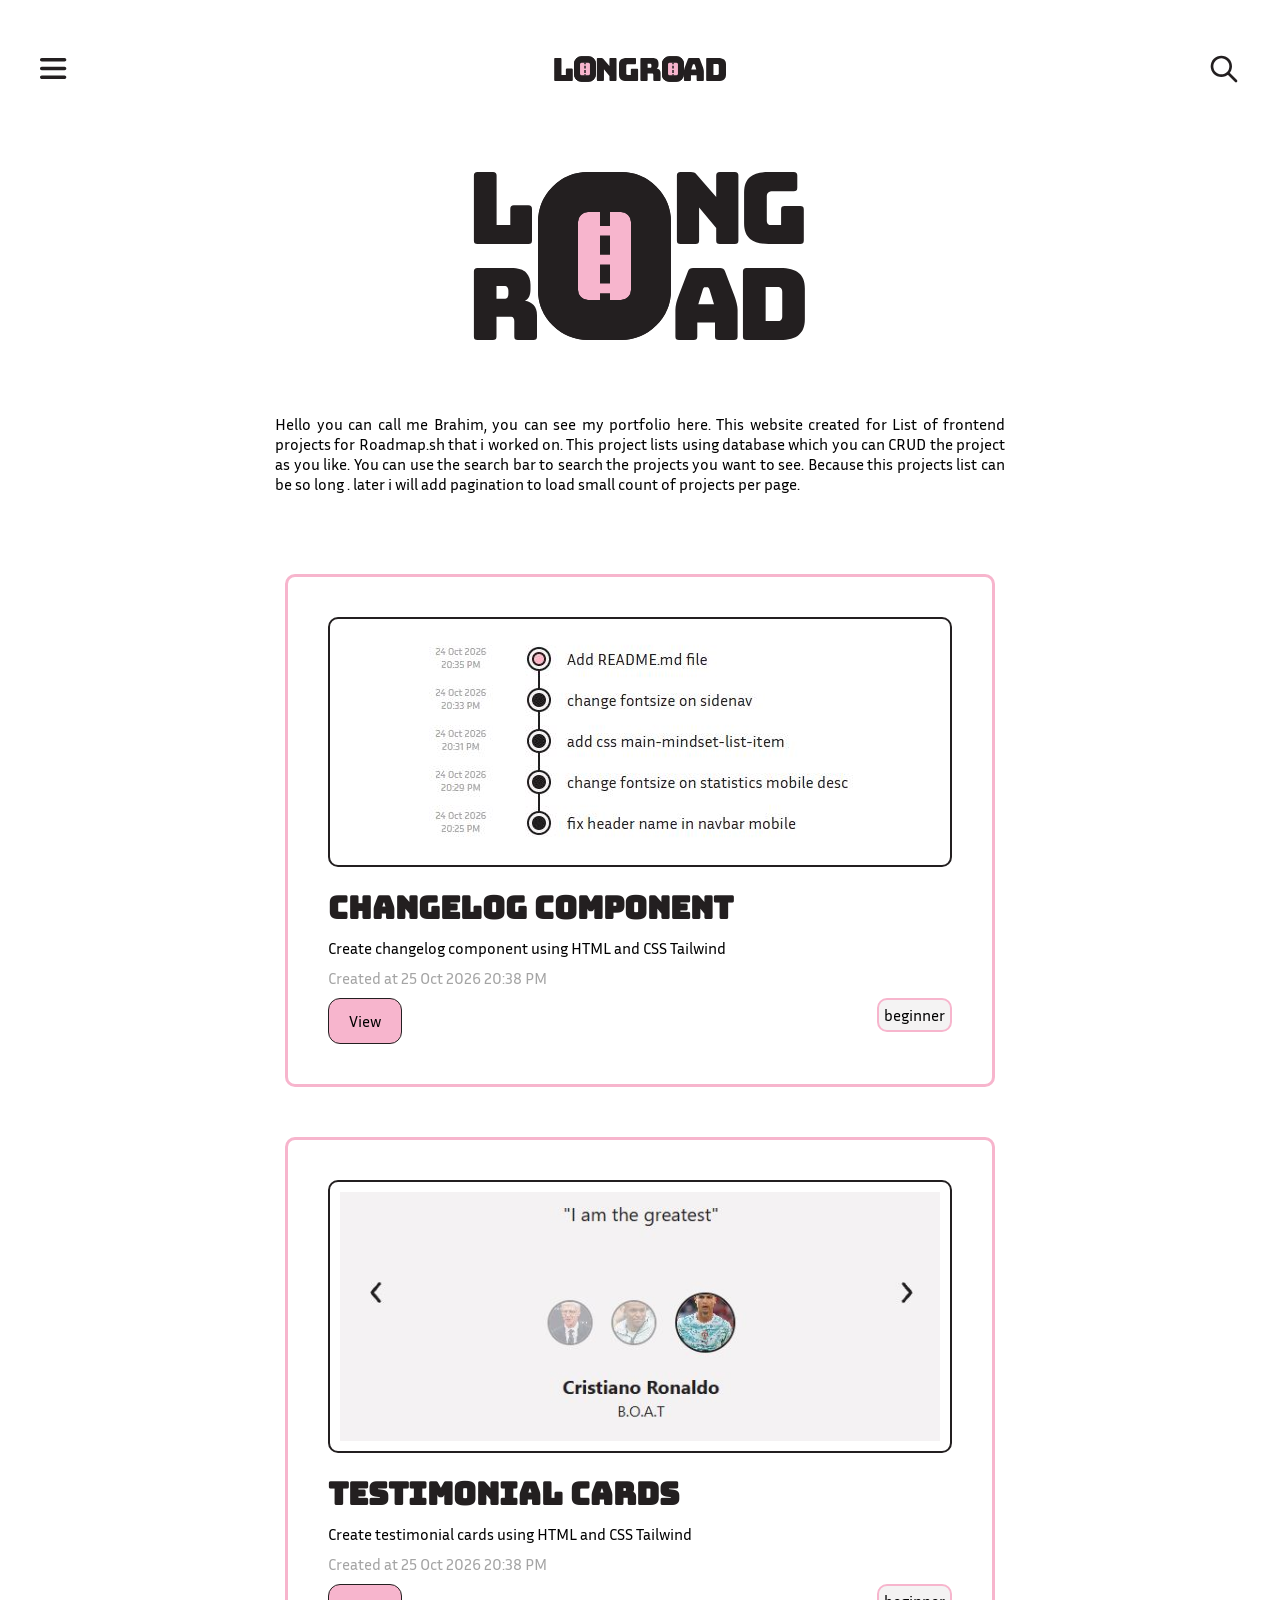
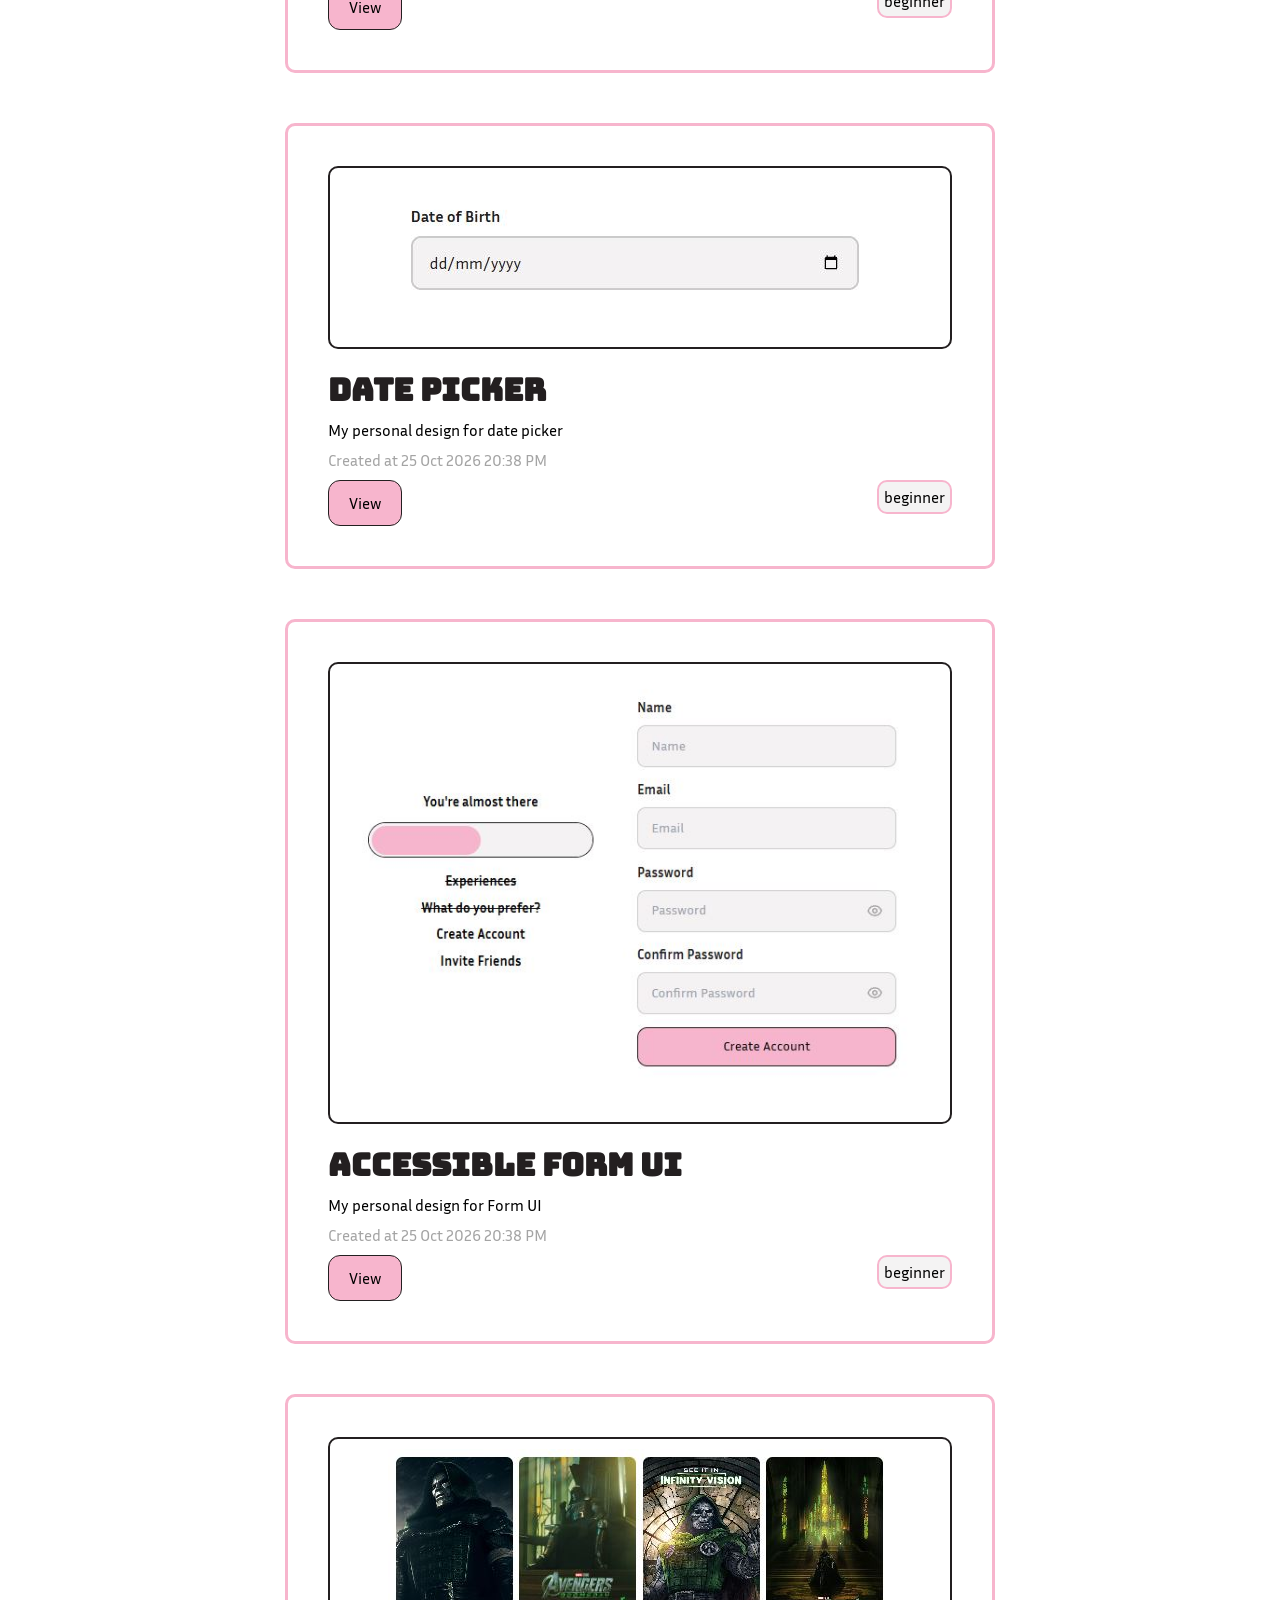
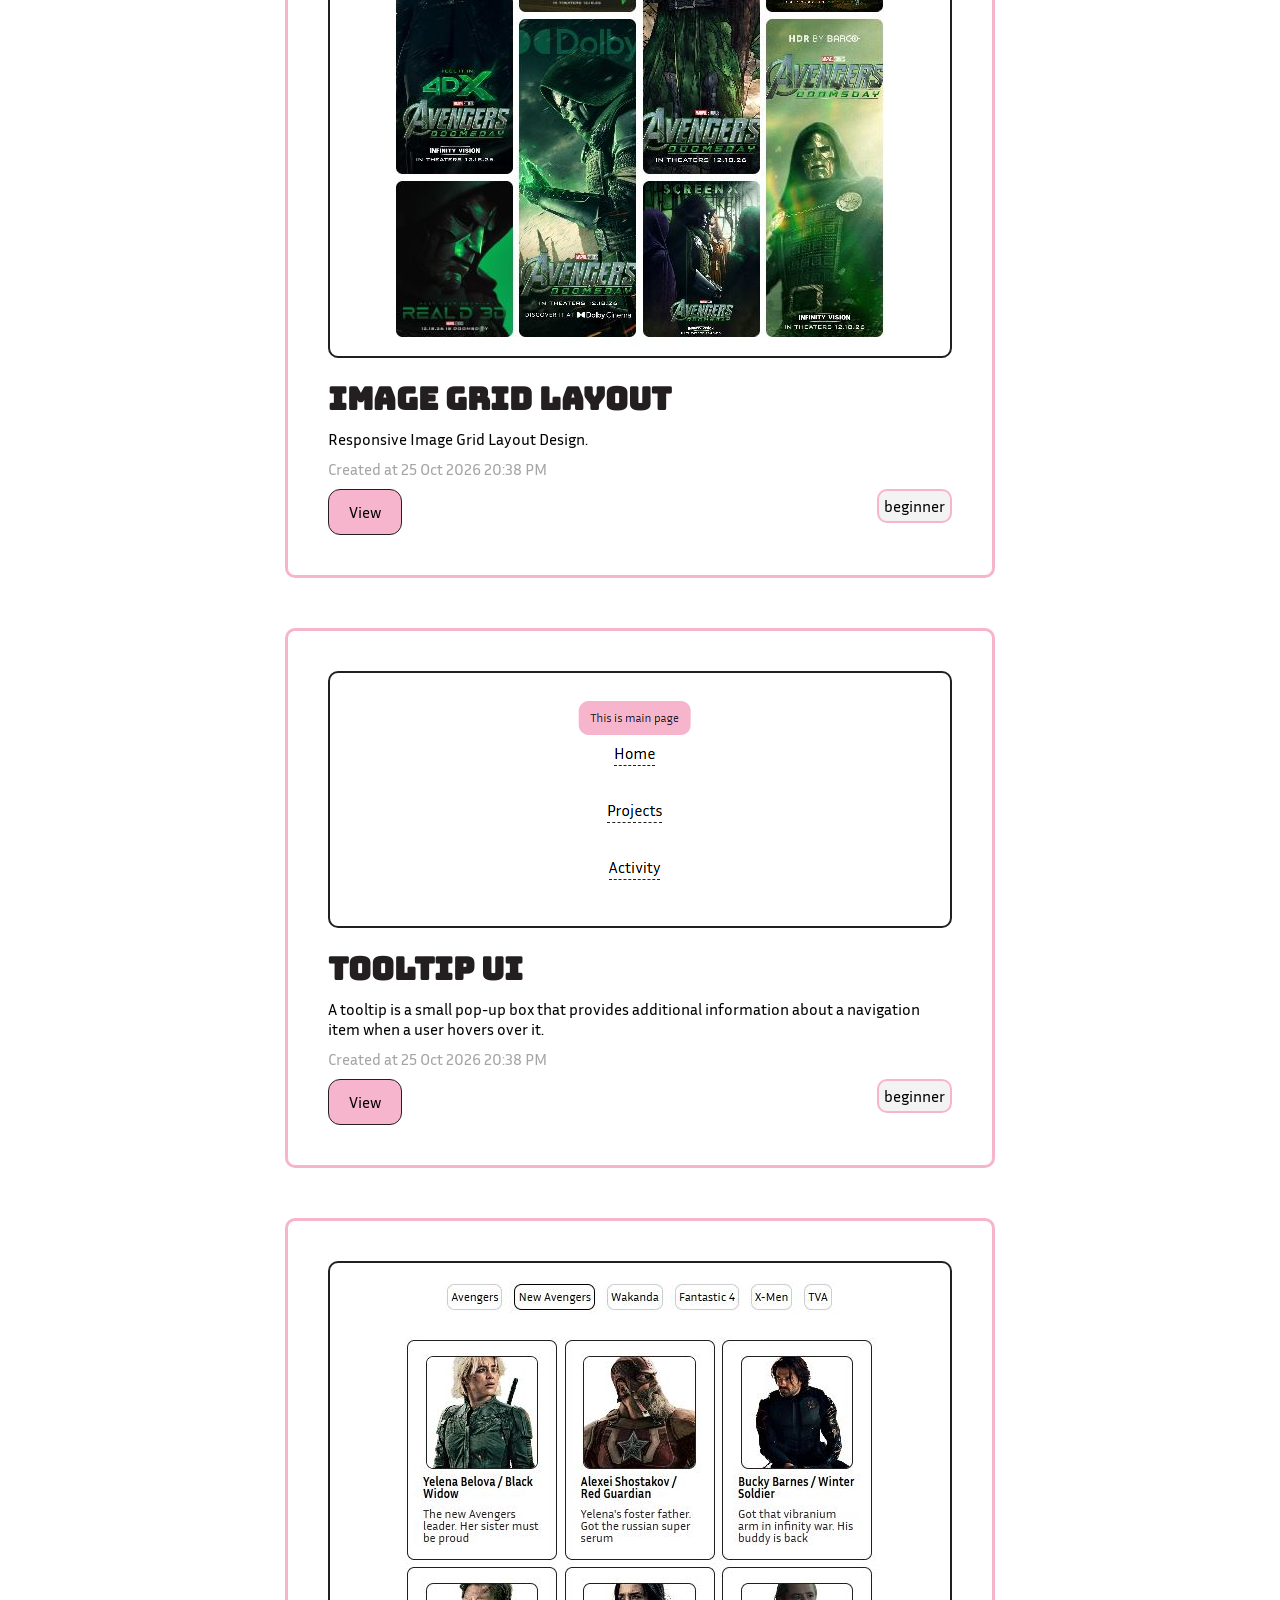
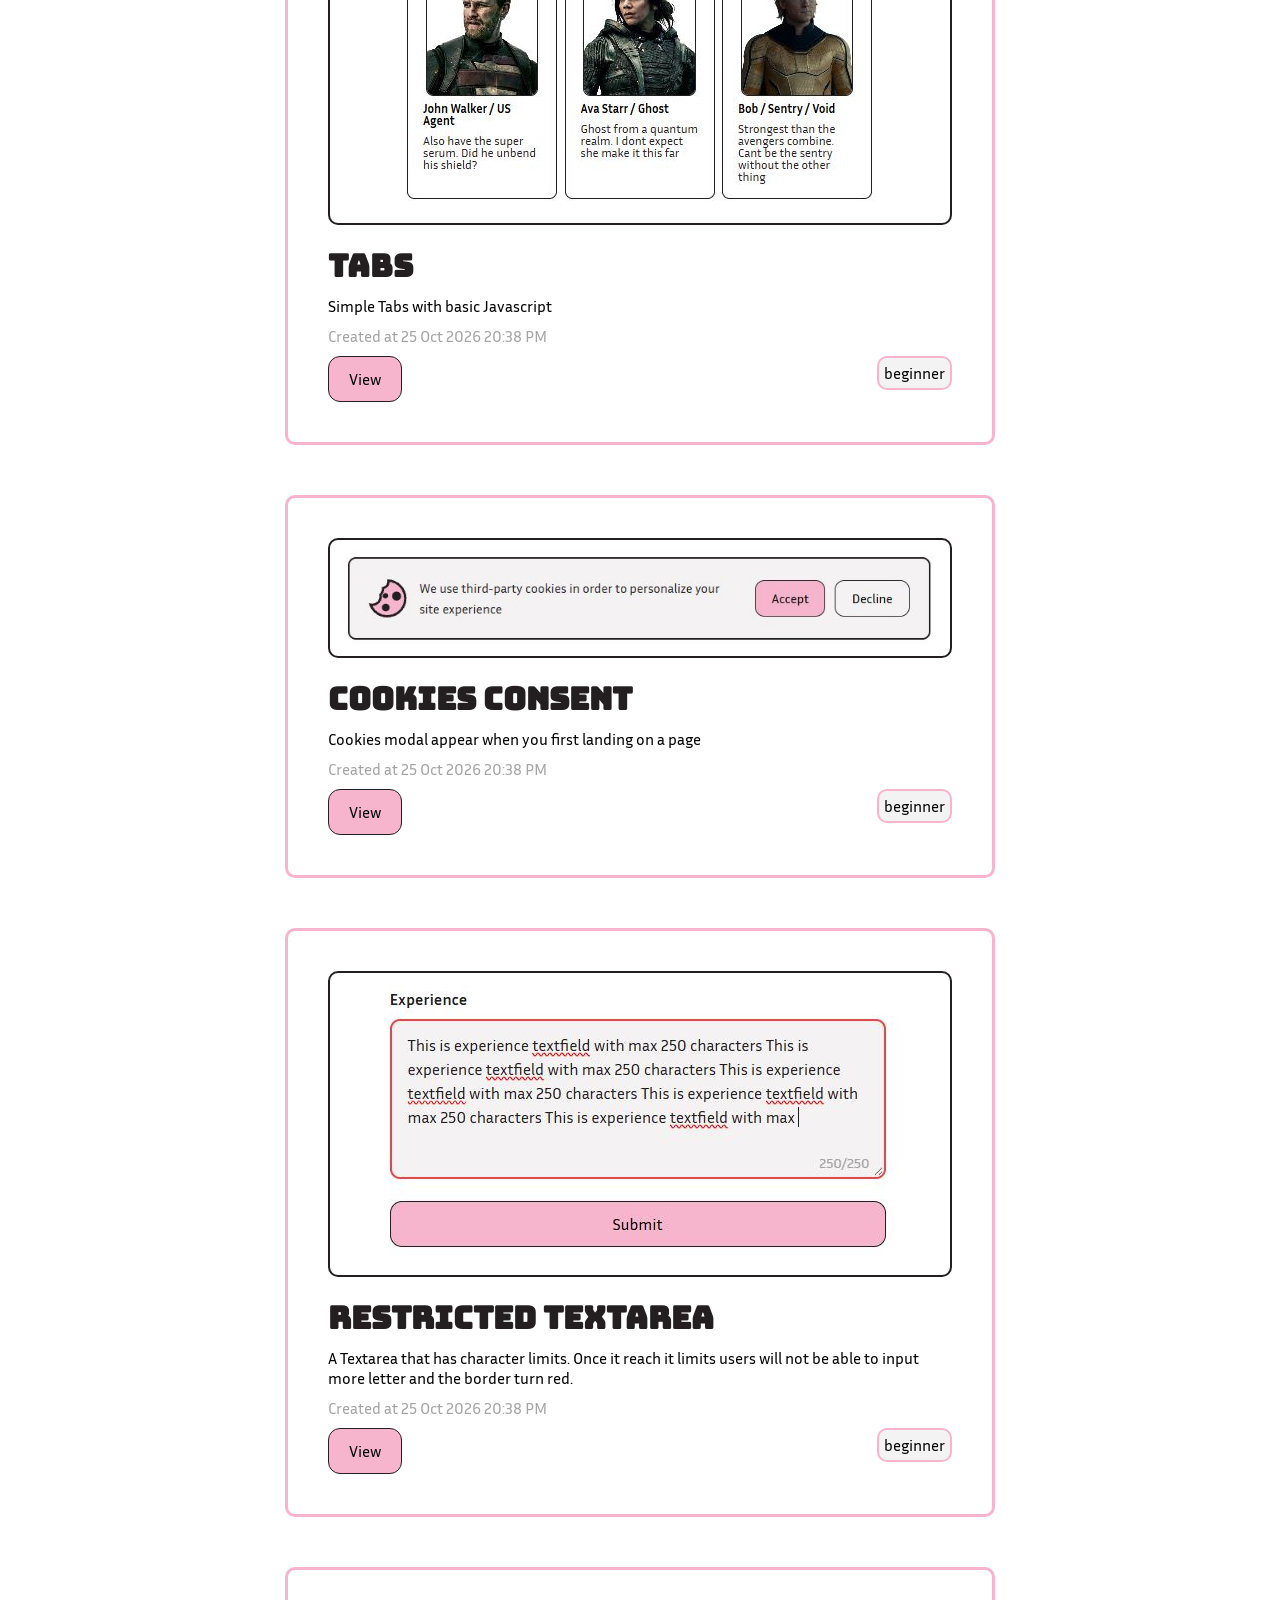
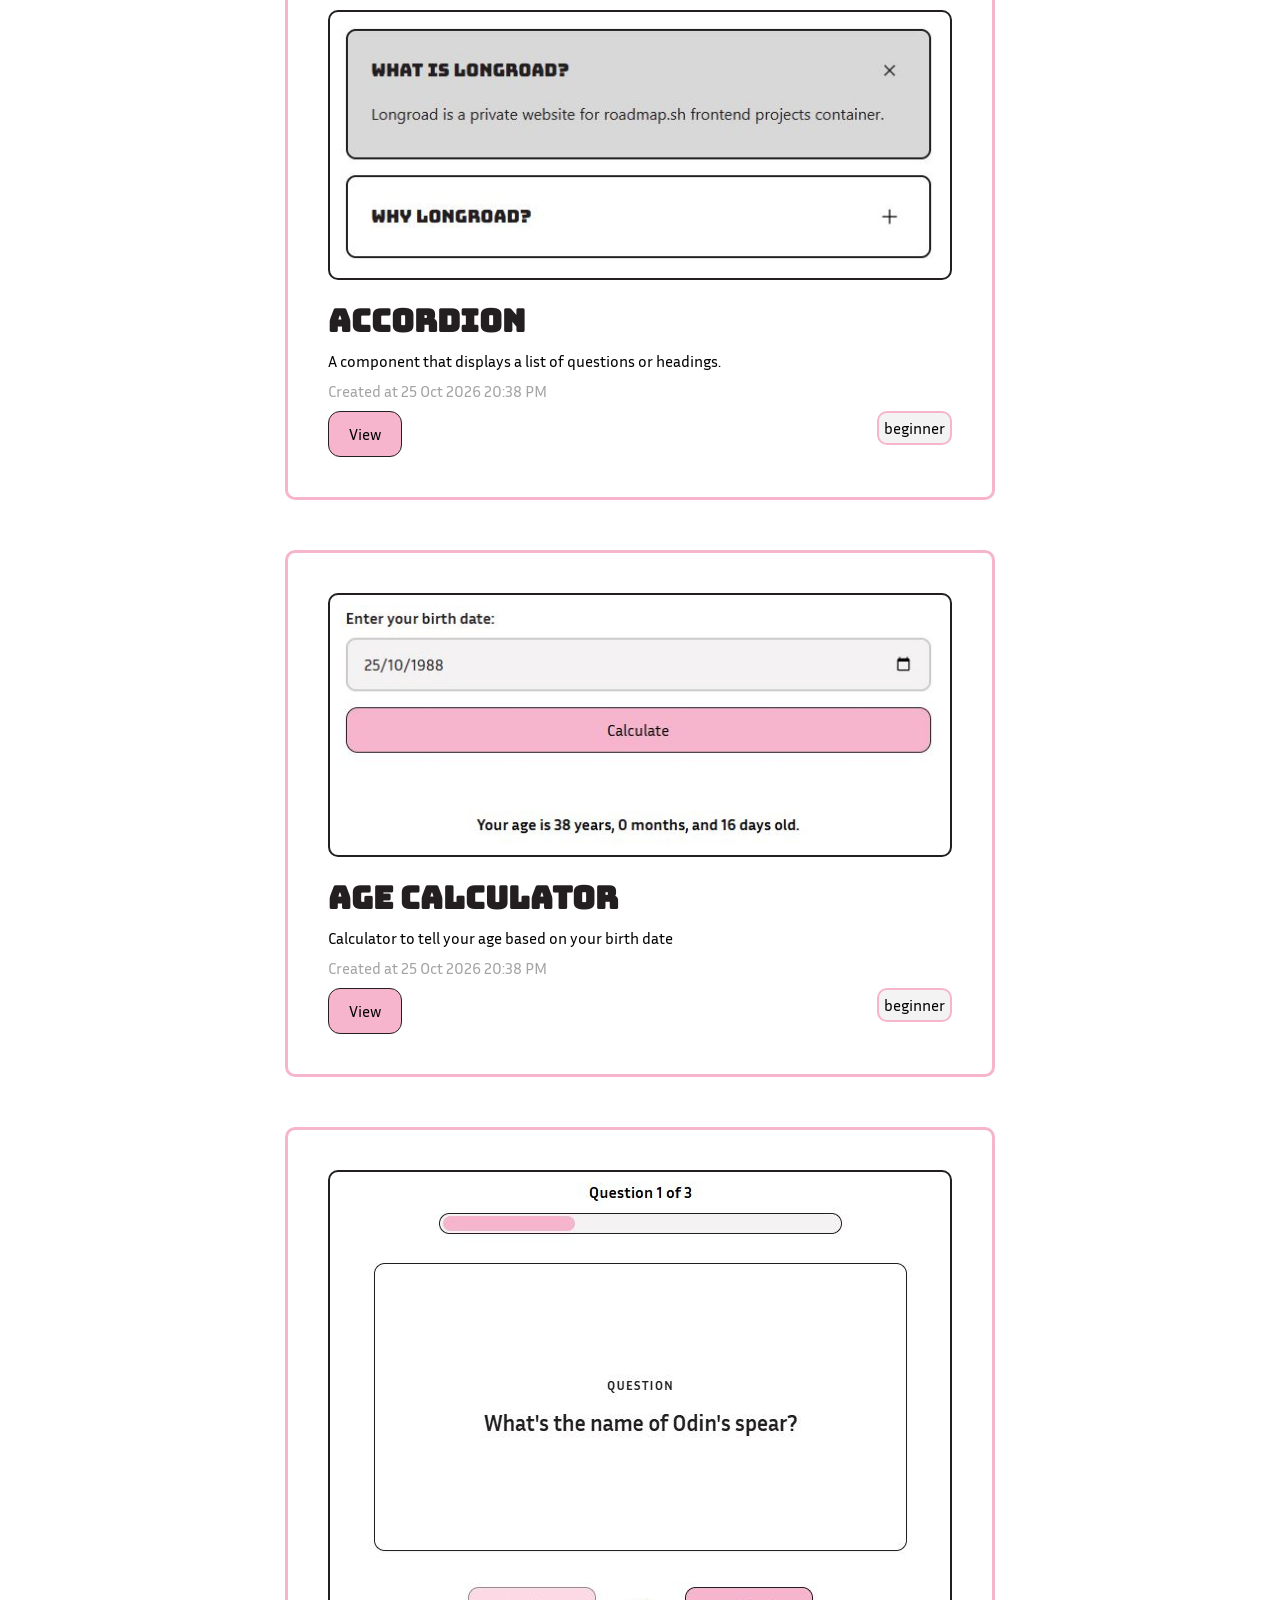
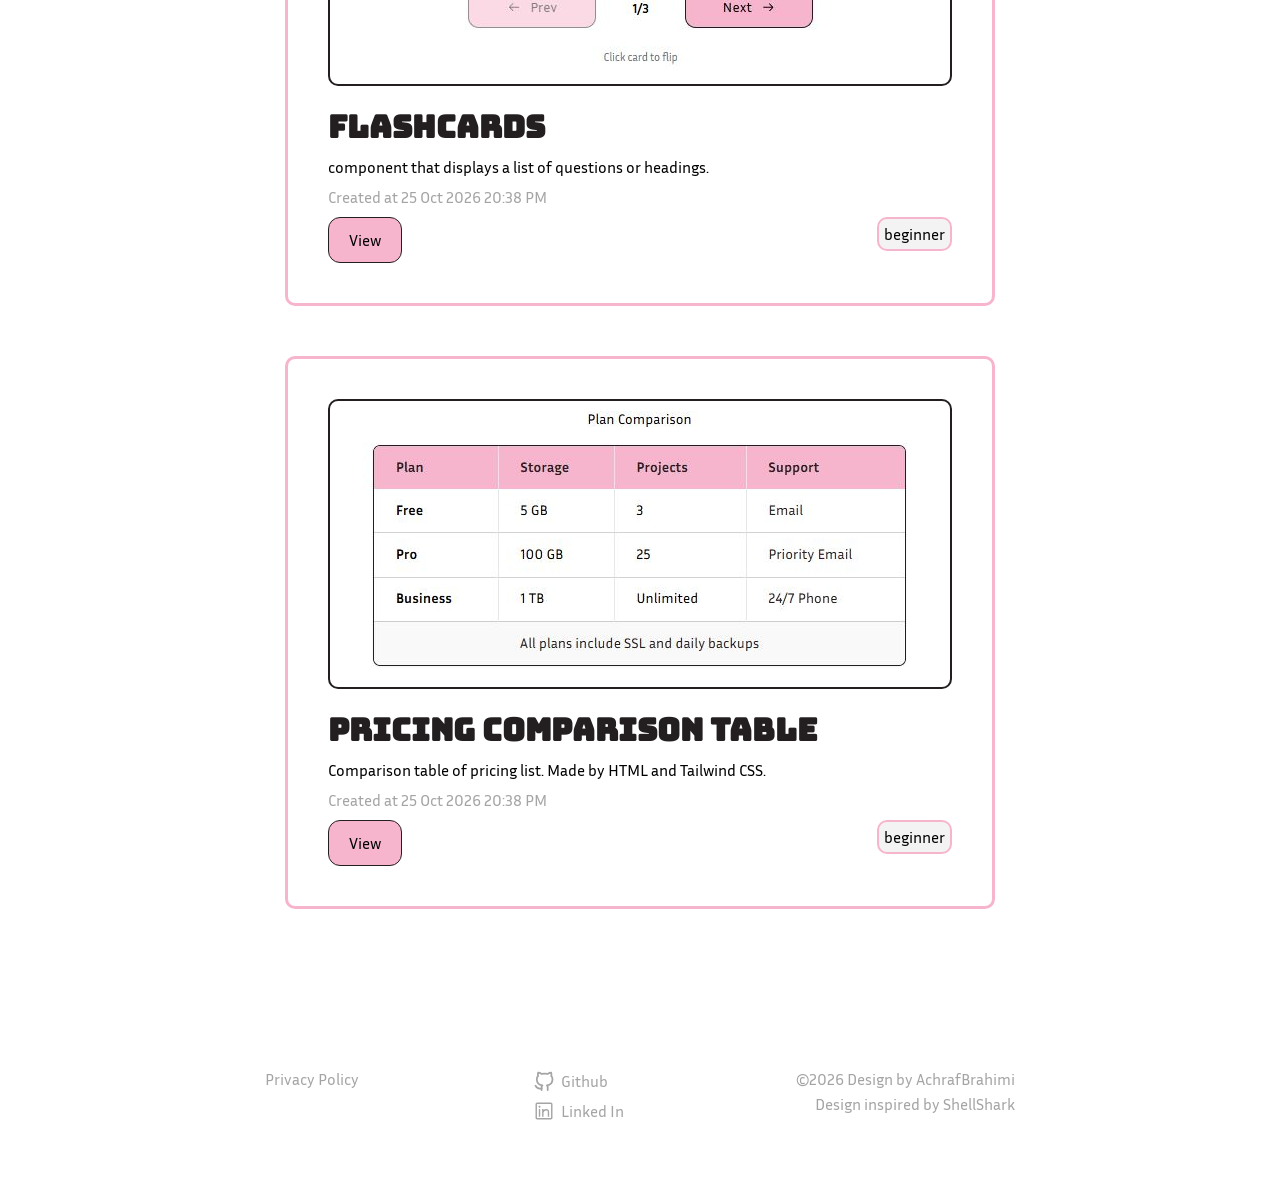
<file: index.html>
<!doctype html>
<html lang="en">
  <head>
    <meta charset="UTF-8" />
    <meta name="viewport" content="width=device-width, initial-scale=1.0" />
    <!-- FONT -->
    <link rel="preconnect" href="https://fonts.googleapis.com" />
    <link rel="preconnect" href="https://fonts.gstatic.com" crossorigin />
    <!--BUNGEE-->
    <link href="https://fonts.googleapis.com/css2?family=Bungee&display=swap" rel="stylesheet" />
    <!--INRIA SANS-->
    <link href="https://fonts.googleapis.com/css2?family=Bungee&family=Inria+Sans:ital,wght@0,300;0,400;0,700;1,300;1,400;1,700&display=swap" rel="stylesheet" />
    <!-- STYLE -->
    <link rel="stylesheet" href="/style/index.css" />
    <title>Home</title>
  </head>
  <body>
    <!-- ================ NAVBAR ================ -->
    <header class="navbar-sticky">
      <nav class="navbar" id="navbar">
        <!-- ================ NAV HAMBURGER ================ -->
        <div class="navbar-left">
          <button class="navbar-hamburger" id="navbar-hamburger-btn" aria-label="navbar-hamburger-open">
            <svg width="30" height="22" viewBox="0 0 30 22" fill="none" xmlns="http://www.w3.org/2000/svg">
              <g clip-path="url(#clip0_92_159)">
                <path
                  d="M0 1.75342C0 0.785035 0.785035 0 1.75342 0H24.5479C25.5163 0 26.3014 0.785035 26.3014 1.75342C26.3014 2.72181 25.5163 3.50685 24.5479 3.50685H1.75342C0.785035 3.50685 0 2.72181 0 1.75342ZM0 10.5205C0 9.55216 0.785035 8.76712 1.75343 8.76712H24.5479C25.5163 8.76712 26.3014 9.55216 26.3014 10.5205C26.3014 11.4889 25.5156 12.274 24.5472 12.274C20.4444 12.274 17.6719 12.274 13.1507 12.274H1.75342C0.785034 12.274 0 11.4889 0 10.5205ZM0 19.2877C0 18.3193 0.785035 17.5342 1.75343 17.5342H24.5479C25.5163 17.5342 26.3014 18.3193 26.3014 19.2877C26.3014 20.2561 25.5163 21.0411 24.5479 21.0411H1.75342C0.785034 21.0411 0 20.2561 0 19.2877Z"
                  fill="#231F20"
                />
              </g>
              <defs>
                <clipPath id="clip0_92_159">
                  <rect width="30" height="21.0411" fill="white" />
                </clipPath>
              </defs>
            </svg>
          </button>
        </div>

        <!-- ================ LONGROAD LOGO ================ -->
        <a class="navbar-smalllogo" href="/index.html" aria-label="Back to home">
          <svg class="small-logo" width="176" height="38" viewBox="0 0 176 38" fill="none" xmlns="http://www.w3.org/2000/svg">
            <path
              d="M19.648 31H3.36C2.95467 31 2.656 30.9147 2.464 30.744C2.29333 30.552 2.208 30.2533 2.208 29.848V9.112C2.208 8.70667 2.29333 8.41867 2.464 8.248C2.656 8.056 2.95467 7.96 3.36 7.96H8.32C8.72533 7.96 9.01333 8.056 9.184 8.248C9.376 8.41867 9.472 8.70667 9.472 9.112V24.952H13.856V19.768C13.856 19.3627 13.9413 19.0747 14.112 18.904C14.304 18.712 14.6027 18.616 15.008 18.616H19.648C20.0533 18.616 20.3413 18.712 20.512 18.904C20.704 19.0747 20.8 19.3627 20.8 19.768V29.848C20.8 30.2533 20.704 30.552 20.512 30.744C20.3413 30.9147 20.0533 31 19.648 31ZM42.378 24.952C42.378 25.9333 42.2287 26.8293 41.93 27.64C41.6527 28.4293 41.1407 29.112 40.394 29.688C39.6687 30.2427 38.6553 30.68 37.354 31C36.074 31.32 34.442 31.48 32.458 31.48C30.474 31.48 28.8313 31.32 27.53 31C26.2287 30.68 25.2047 30.2427 24.458 29.688C23.7327 29.112 23.2207 28.4293 22.922 27.64C22.6447 26.8293 22.506 25.9333 22.506 24.952V14.04C22.506 13.0587 22.6447 12.1733 22.922 11.384C23.2207 10.5733 23.7327 9.88 24.458 9.304C25.2047 8.728 26.2287 8.28 27.53 7.96C28.8313 7.64 30.474 7.48 32.458 7.48C34.442 7.48 36.074 7.64 37.354 7.96C38.6553 8.28 39.6687 8.728 40.394 9.304C41.1407 9.88 41.6527 10.5733 41.93 11.384C42.2287 12.1733 42.378 13.0587 42.378 14.04V24.952ZM29.77 23.8C29.77 24.2267 29.93 24.5893 30.25 24.888C30.57 25.1653 31.306 25.304 32.458 25.304C33.61 25.304 34.346 25.1653 34.666 24.888C34.986 24.5893 35.146 24.2267 35.146 23.8V15.192C35.146 14.7867 34.986 14.4453 34.666 14.168C34.346 13.8693 33.61 13.72 32.458 13.72C31.306 13.72 30.57 13.8693 30.25 14.168C29.93 14.4453 29.77 14.7867 29.77 15.192V23.8ZM50.8037 31H46.0037C45.5984 31 45.2998 30.9147 45.1077 30.744C44.9371 30.552 44.8517 30.2533 44.8517 29.848V9.112C44.8517 8.70667 44.9371 8.41867 45.1077 8.248C45.2998 8.056 45.5984 7.96 46.0037 7.96H49.3317C49.7371 7.96 50.0784 8.024 50.3558 8.152C50.6544 8.28 50.9424 8.504 51.2197 8.824L57.4277 15.928V9.112C57.4277 8.70667 57.5131 8.41867 57.6838 8.248C57.8758 8.056 58.1744 7.96 58.5798 7.96H63.3797C63.7851 7.96 64.0731 8.056 64.2438 8.248C64.4358 8.41867 64.5318 8.70667 64.5318 9.112V29.848C64.5318 30.2533 64.4358 30.552 64.2438 30.744C64.0731 30.9147 63.7851 31 63.3797 31H58.5798C58.1744 31 57.8758 30.9147 57.6838 30.744C57.5131 30.552 57.4277 30.2533 57.4277 29.848V25.912L51.9557 19.288V29.848C51.9557 30.2533 51.8597 30.552 51.6677 30.744C51.4971 30.9147 51.2091 31 50.8037 31ZM84.9455 31H74.8655C72.1988 31 70.2148 30.4667 68.9135 29.4C67.6335 28.3333 66.9935 26.6907 66.9935 24.472V14.488C66.9935 12.2693 67.6335 10.6267 68.9135 9.56C70.2148 8.49333 72.1988 7.96 74.8655 7.96H82.8655C83.2708 7.96 83.5588 8.056 83.7295 8.248C83.9215 8.41867 84.0175 8.70667 84.0175 9.112V12.984C84.0175 13.3893 83.9215 13.688 83.7295 13.88C83.5588 14.0507 83.2708 14.136 82.8655 14.136H76.2095C75.5482 14.136 75.0575 14.2747 74.7375 14.552C74.4175 14.808 74.2575 15.2027 74.2575 15.736V23.384C74.2575 23.9173 74.3748 24.312 74.6095 24.568C74.8655 24.824 75.2388 24.952 75.7295 24.952H78.8335V19.96C78.8335 19.5547 78.9188 19.2667 79.0895 19.096C79.2815 18.904 79.5802 18.808 79.9855 18.808H84.9455C85.3508 18.808 85.6388 18.904 85.8095 19.096C86.0015 19.2667 86.0975 19.5547 86.0975 19.96V29.848C86.0975 30.2533 86.0015 30.552 85.8095 30.744C85.6388 30.9147 85.3508 31 84.9455 31ZM95.6338 13.72V17.816H98.0338C98.5884 17.816 98.9617 17.6773 99.1537 17.4C99.3457 17.1013 99.4417 16.7387 99.4417 16.312V15.224C99.4417 14.7973 99.3457 14.4453 99.1537 14.168C98.9617 13.8693 98.5884 13.72 98.0338 13.72H95.6338ZM94.4818 31H89.5537C89.1484 31 88.8497 30.9147 88.6577 30.744C88.4871 30.552 88.4017 30.2533 88.4017 29.848V9.112C88.4017 8.70667 88.4871 8.41867 88.6577 8.248C88.8497 8.056 89.1484 7.96 89.5537 7.96H100.21C102.599 7.96 104.242 8.46133 105.138 9.464C106.055 10.4453 106.514 11.7253 106.514 13.304V14.776C106.514 15.672 106.375 16.44 106.098 17.08C105.842 17.6987 105.383 18.1467 104.722 18.424C105.874 18.552 106.802 19.0213 107.506 19.832C108.231 20.6427 108.594 21.72 108.594 23.064V29.848C108.594 30.2533 108.498 30.552 108.306 30.744C108.135 30.9147 107.847 31 107.442 31H102.482C102.076 31 101.778 30.9147 101.586 30.744C101.415 30.552 101.33 30.2533 101.33 29.848V24.952C101.33 24.4827 101.234 24.1413 101.042 23.928C100.871 23.6933 100.562 23.576 100.114 23.576H95.6338V29.848C95.6338 30.2533 95.5378 30.552 95.3457 30.744C95.1751 30.9147 94.8871 31 94.4818 31ZM129.947 24.952C129.947 25.9333 129.797 26.8293 129.499 27.64C129.221 28.4293 128.709 29.112 127.963 29.688C127.237 30.2427 126.224 30.68 124.923 31C123.643 31.32 122.011 31.48 120.027 31.48C118.043 31.48 116.4 31.32 115.099 31C113.797 30.68 112.773 30.2427 112.027 29.688C111.301 29.112 110.789 28.4293 110.491 27.64C110.213 26.8293 110.075 25.9333 110.075 24.952V14.04C110.075 13.0587 110.213 12.1733 110.491 11.384C110.789 10.5733 111.301 9.88 112.027 9.304C112.773 8.728 113.797 8.28 115.099 7.96C116.4 7.64 118.043 7.48 120.027 7.48C122.011 7.48 123.643 7.64 124.923 7.96C126.224 8.28 127.237 8.728 127.963 9.304C128.709 9.88 129.221 10.5733 129.499 11.384C129.797 12.1733 129.947 13.0587 129.947 14.04V24.952ZM117.339 23.8C117.339 24.2267 117.499 24.5893 117.819 24.888C118.139 25.1653 118.875 25.304 120.027 25.304C121.179 25.304 121.915 25.1653 122.235 24.888C122.555 24.5893 122.715 24.2267 122.715 23.8V15.192C122.715 14.7867 122.555 14.4453 122.235 14.168C121.915 13.8693 121.179 13.72 120.027 13.72C118.875 13.72 118.139 13.8693 117.819 14.168C117.499 14.4453 117.339 14.7867 117.339 15.192V23.8ZM140.772 14.68L139.268 19.544H144.292L142.788 14.68C142.703 14.488 142.607 14.3493 142.5 14.264C142.415 14.1787 142.309 14.136 142.18 14.136H141.38C141.252 14.136 141.135 14.1787 141.028 14.264C140.943 14.3493 140.858 14.488 140.772 14.68ZM138.948 29.848C138.948 30.2533 138.852 30.552 138.66 30.744C138.49 30.9147 138.202 31 137.796 31H133.092C132.687 31 132.388 30.9147 132.196 30.744C132.026 30.552 131.94 30.2533 131.94 29.848V21.4C131.94 20.76 132.036 20.024 132.229 19.192C132.442 18.36 132.762 17.3893 133.188 16.28L135.972 9.016C136.1 8.65333 136.292 8.38667 136.548 8.216C136.826 8.04533 137.178 7.96 137.604 7.96H146.212C146.618 7.96 146.949 8.04533 147.204 8.216C147.482 8.38667 147.684 8.65333 147.812 9.016L150.596 16.28C151.023 17.3893 151.332 18.36 151.524 19.192C151.738 20.024 151.844 20.76 151.844 21.4V29.848C151.844 30.2533 151.748 30.552 151.556 30.744C151.386 30.9147 151.098 31 150.692 31H145.86C145.434 31 145.114 30.9147 144.9 30.744C144.708 30.552 144.612 30.2533 144.612 29.848V25.368H138.948V29.848ZM166.132 31H155.348C154.942 31 154.644 30.9147 154.452 30.744C154.281 30.552 154.195 30.2533 154.195 29.848V9.112C154.195 8.70667 154.281 8.41867 154.452 8.248C154.644 8.056 154.942 7.96 155.348 7.96H166.132C168.798 7.96 170.771 8.49333 172.051 9.56C173.353 10.6267 174.004 12.2693 174.004 14.488V24.472C174.004 26.6907 173.353 28.3333 172.051 29.4C170.771 30.4667 168.798 31 166.132 31ZM161.46 14.072V24.952H165.268C165.78 24.952 166.153 24.824 166.387 24.568C166.644 24.312 166.771 23.9173 166.771 23.384V15.608C166.771 15.0747 166.644 14.6907 166.387 14.456C166.153 14.2 165.78 14.072 165.268 14.072H161.46Z"
              fill="#231F20"
            />
            <path
              d="M29.5188 9.37593H36.4812C38.9727 9.37593 40.9925 11.3957 40.9925 13.8872V24.1128C40.9925 26.6043 38.9727 28.624 36.4812 28.624H29.5188C27.0273 28.624 25.0075 26.6043 25.0075 24.1128V13.8872C25.0075 11.3957 27.0273 9.37593 29.5188 9.37593Z"
              fill="#F7B5CD"
              stroke-width="6.01504"
              stroke="#231F20"
            />
            <defs>
              <clipPath id="small-clip-0"><path d="M30 12.4H36C37.1 12.4 38 13.3 38 14.4V23.6C38 24.7 37.1 25.6 36 25.6H30C28.9 25.6 28 24.7 28 23.6V14.4C28 13.3 28.9 12.4 30 12.4Z" /></clipPath>
            </defs>
            <g clip-path="url(#small-clip-0)">
              <path class="road-motion road-small" d="M33.0075 7V31" stroke-width="1.50376" stroke="#231F20" stroke-dasharray="2.8876 1.4433" />
            </g>
            <path
              d="M29.5188 9.37593H36.4812C38.9727 9.37593 40.9925 11.3957 40.9925 13.8872V24.1128C40.9925 26.6043 38.9727 28.624 36.4812 28.624H29.5188C27.0273 28.624 25.0075 26.6043 25.0075 24.1128V13.8872C25.0075 11.3957 27.0273 9.37593 29.5188 9.37593Z"
              fill="none"
              stroke-width="6.01504"
              stroke="#231F20"
            />
            <path
              d="M117.519 9.37593H124.481C126.973 9.37593 128.992 11.3957 128.992 13.8872V24.1128C128.992 26.6043 126.973 28.624 124.481 28.624H117.519C115.027 28.624 113.008 26.6043 113.008 24.1128V13.8872C113.008 11.3957 115.027 9.37593 117.519 9.37593Z"
              fill="#F7B5CD"
              stroke-width="6.01504"
              stroke="#231F20"
            />
            <defs>
              <clipPath id="small-clip-1"><path d="M118 12.4H124C125.1 12.4 126 13.3 126 14.4V23.6C126 24.7 125.1 25.6 124 25.6H118C116.9 25.6 116 24.7 116 23.6V14.4C116 13.3 116.9 12.4 118 12.4Z" /></clipPath>
            </defs>
            <g clip-path="url(#small-clip-1)">
              <path class="road-motion road-small" d="M121.0075 7V31" stroke-width="1.50376" stroke="#231F20" stroke-dasharray="2.8876 1.4433" />
            </g>
            <path
              d="M117.519 9.37593H124.481C126.973 9.37593 128.992 11.3957 128.992 13.8872V24.1128C128.992 26.6043 126.973 28.624 124.481 28.624H117.519C115.027 28.624 113.008 26.6043 113.008 24.1128V13.8872C113.008 11.3957 115.027 9.37593 117.519 9.37593Z"
              fill="none"
              stroke-width="6.01504"
              stroke="#231F20"
            />
          </svg>
        </a>

        <!-- ================ SEARCH ================ -->
        <div class="navbar-search-container" id="navbar-search-container">
          <input type="text" class="inria navbar-input-search" id="navbar-input-search" placeholder="Search Projects..." />
          <button class="navbar-search" id="navbar-search" aria-label="navbar-search-open">
            <svg width="32" height="32" viewBox="0 0 32 32" fill="none" xmlns="http://www.w3.org/2000/svg">
              <path
                d="M28 28L20 20M4 13.3333C4 14.559 4.24141 15.7727 4.71046 16.905C5.1795 18.0374 5.86699 19.0663 6.73367 19.933C7.60035 20.7997 8.62925 21.4872 9.76162 21.9562C10.894 22.4253 12.1077 22.6667 13.3333 22.6667C14.559 22.6667 15.7727 22.4253 16.905 21.9562C18.0374 21.4872 19.0663 20.7997 19.933 19.933C20.7997 19.0663 21.4872 18.0374 21.9562 16.905C22.4253 15.7727 22.6667 14.559 22.6667 13.3333C22.6667 12.1077 22.4253 10.894 21.9562 9.76162C21.4872 8.62925 20.7997 7.60035 19.933 6.73367C19.0663 5.86699 18.0374 5.1795 16.905 4.71046C15.7727 4.24141 14.559 4 13.3333 4C12.1077 4 10.894 4.24141 9.76162 4.71046C8.62925 5.1795 7.60035 5.86699 6.73367 6.73367C5.86699 7.60035 5.1795 8.62925 4.71046 9.76162C4.24141 10.894 4 12.1077 4 13.3333Z"
                stroke-width="2.66667"
                stroke-linecap="round"
                stroke-linejoin="round"
                stroke="#231F20"
              />
            </svg>
          </button>
        </div>
      </nav>
    </header>

    <!-- ================ PROJECTS ================ -->
    <main>
      <div class="projects-container">
        <header class="projects-header inria">
          <svg class="big-logo" width="346" height="216" viewBox="0 0 346 216" fill="none" xmlns="http://www.w3.org/2000/svg">
            <path
              d="M61.4 96H10.5C9.23333 96 8.3 95.7333 7.7 95.2C7.16667 94.6 6.9 93.6667 6.9 92.4V27.6C6.9 26.3333 7.16667 25.4333 7.7 24.9C8.3 24.3 9.23333 24 10.5 24H26C27.2667 24 28.1667 24.3 28.7 24.9C29.3 25.4333 29.6 26.3333 29.6 27.6V77.1H43.3V60.9C43.3 59.6333 43.5667 58.7333 44.1 58.2C44.7 57.6 45.6333 57.3 46.9 57.3H61.4C62.6667 57.3 63.5667 57.6 64.1 58.2C64.7 58.7333 65 59.6333 65 60.9V92.4C65 93.6667 64.7 94.6 64.1 95.2C63.5667 95.7333 62.6667 96 61.4 96Z"
              fill="#231F20"
            />
            <path
              d="M29.5 138V150.8H37C38.7333 150.8 39.9 150.367 40.5 149.5C41.1 148.567 41.4 147.433 41.4 146.1V142.7C41.4 141.367 41.1 140.267 40.5 139.4C39.9 138.467 38.7333 138 37 138H29.5ZM25.9 192H10.5C9.23333 192 8.3 191.733 7.7 191.2C7.16667 190.6 6.9 189.667 6.9 188.4V123.6C6.9 122.333 7.16667 121.433 7.7 120.9C8.3 120.3 9.23333 120 10.5 120H43.8C51.2667 120 56.4 121.567 59.2 124.7C62.0667 127.767 63.5 131.767 63.5 136.7V141.3C63.5 144.1 63.0667 146.5 62.2 148.5C61.4 150.433 59.9667 151.833 57.9 152.7C61.5 153.1 64.4 154.567 66.6 157.1C68.8667 159.633 70 163 70 167.2V188.4C70 189.667 69.7 190.6 69.1 191.2C68.5667 191.733 67.6667 192 66.4 192H50.9C49.6333 192 48.7 191.733 48.1 191.2C47.5667 190.6 47.3 189.667 47.3 188.4V173.1C47.3 171.633 47 170.567 46.4 169.9C45.8667 169.167 44.9 168.8 43.5 168.8H29.5V188.4C29.5 189.667 29.2 190.6 28.6 191.2C28.0667 191.733 27.1667 192 25.9 192Z"
              fill="#231F20"
            />
            <path
              d="M228.5 96H213.5C212.233 96 211.3 95.7333 210.7 95.2C210.167 94.6 209.9 93.6667 209.9 92.4V27.6C209.9 26.3333 210.167 25.4333 210.7 24.9C211.3 24.3 212.233 24 213.5 24H223.9C225.167 24 226.233 24.2 227.1 24.6C228.033 25 228.933 25.7 229.8 26.7L249.2 48.9V27.6C249.2 26.3333 249.467 25.4333 250 24.9C250.6 24.3 251.533 24 252.8 24H267.8C269.067 24 269.967 24.3 270.5 24.9C271.1 25.4333 271.4 26.3333 271.4 27.6V92.4C271.4 93.6667 271.1 94.6 270.5 95.2C269.967 95.7333 269.067 96 267.8 96H252.8C251.533 96 250.6 95.7333 250 95.2C249.467 94.6 249.2 93.6667 249.2 92.4V80.1L232.1 59.4V92.4C232.1 93.6667 231.8 94.6 231.2 95.2C230.667 95.7333 229.767 96 228.5 96ZM333.193 96H301.693C293.36 96 287.16 94.3333 283.093 91C279.093 87.6667 277.093 82.5333 277.093 75.6V44.4C277.093 37.4667 279.093 32.3333 283.093 29C287.16 25.6667 293.36 24 301.693 24H326.693C327.96 24 328.86 24.3 329.393 24.9C329.993 25.4333 330.293 26.3333 330.293 27.6V39.7C330.293 40.9667 329.993 41.9 329.393 42.5C328.86 43.0333 327.96 43.3 326.693 43.3H305.893C303.826 43.3 302.293 43.7333 301.293 44.6C300.293 45.4 299.793 46.6333 299.793 48.3V72.2C299.793 73.8667 300.16 75.1 300.893 75.9C301.693 76.7 302.86 77.1 304.393 77.1H314.093V61.5C314.093 60.2333 314.36 59.3333 314.893 58.8C315.493 58.2 316.426 57.9 317.693 57.9H333.193C334.46 57.9 335.36 58.2 335.893 58.8C336.493 59.3333 336.793 60.2333 336.793 61.5V92.4C336.793 93.6667 336.493 94.6 335.893 95.2C335.36 95.7333 334.46 96 333.193 96Z"
              fill="#231F20"
            />
            <path
              d="M236 141L231.3 156.2H247L242.3 141C242.033 140.4 241.733 139.967 241.4 139.7C241.133 139.433 240.8 139.3 240.4 139.3H237.9C237.5 139.3 237.133 139.433 236.8 139.7C236.533 139.967 236.267 140.4 236 141ZM230.3 188.4C230.3 189.667 230 190.6 229.4 191.2C228.867 191.733 227.967 192 226.7 192H212C210.733 192 209.8 191.733 209.2 191.2C208.667 190.6 208.4 189.667 208.4 188.4V162C208.4 160 208.7 157.7 209.3 155.1C209.967 152.5 210.967 149.467 212.3 146L221 123.3C221.4 122.167 222 121.333 222.8 120.8C223.667 120.267 224.767 120 226.1 120H253C254.267 120 255.3 120.267 256.1 120.8C256.967 121.333 257.6 122.167 258 123.3L266.7 146C268.033 149.467 269 152.5 269.6 155.1C270.267 157.7 270.6 160 270.6 162V188.4C270.6 189.667 270.3 190.6 269.7 191.2C269.167 191.733 268.267 192 267 192H251.9C250.567 192 249.567 191.733 248.9 191.2C248.3 190.6 248 189.667 248 188.4V174.4H230.3V188.4ZM313.247 192H279.547C278.28 192 277.347 191.733 276.747 191.2C276.214 190.6 275.947 189.667 275.947 188.4V123.6C275.947 122.333 276.214 121.433 276.747 120.9C277.347 120.3 278.28 120 279.547 120H313.247C321.58 120 327.747 121.667 331.747 125C335.814 128.333 337.847 133.467 337.847 140.4V171.6C337.847 178.533 335.814 183.667 331.747 187C327.747 190.333 321.58 192 313.247 192ZM298.647 139.1V173.1H310.547C312.147 173.1 313.314 172.7 314.047 171.9C314.847 171.1 315.247 169.867 315.247 168.2V143.9C315.247 142.233 314.847 141.033 314.047 140.3C313.314 139.5 312.147 139.1 310.547 139.1H298.647Z"
              fill="#231F20"
            />
            <path d="M121 44H154C170.569 44 184 57.4315 184 74V142C184 158.569 170.569 172 154 172H121C104.431 172 91 158.569 91 142V74C91 57.4315 104.431 44 121 44Z" fill="#F7B5CD" stroke-width="40" stroke="#231F20" />
            <defs>
              <clipPath id="big-road-clip"><path d="M124 64H151C158.18 64 164 69.82 164 77V139C164 146.18 158.18 152 151 152H124C116.82 152 111 146.18 111 139V77C111 69.82 116.82 64 124 64Z" /></clipPath>
            </defs>
            <g clip-path="url(#big-road-clip)">
              <path class="road-motion road-big" d="M138 30V190" stroke-width="10" stroke="#231F20" stroke-dasharray="19.2 9.6" />
            </g>
            <path d="M121 44H154C170.569 44 184 57.4315 184 74V142C184 158.569 170.569 172 154 172H121C104.431 172 91 158.569 91 142V74C91 57.4315 104.431 44 121 44Z" fill="none" stroke-width="40" stroke="#231F20" />
          </svg>
          <p>
            Hello you can call me Brahim, you can see my portfolio here. This website created for List of frontend projects for Roadmap.sh that i worked on. This project lists using database which you can CRUD the project as you like. You
            can use the search bar to search the projects you want to see. Because this projects list can be so long . later i will add pagination to load small count of projects per page.
          </p>
        </header>
        <section class="projects-lists">
          <article class="projects-card">
            <div class="projects-card-img-container">
              <img src="/img/changelog.JPG" alt="Changelog Component" />
            </div>
            <div class="projects-card-desc">
              <div class="projects-card-desc-title bungee">
                <h2>CHANGELOG COMPONENT</h2>
              </div>
              <div class="projects-card-desc-body inria">
                <p>Create changelog component using HTML and CSS Tailwind</p>
              </div>
              <div class="projects-card-desc-createdate inria">
                <span>Created at 25 Oct 2026 20:38 PM</span>
              </div>
              <div class="projects-card-desc-button inria">
                <button class="btn btn-primary" id="projects-btn-view" onclick="changelogPage()">View</button>
                <span class="tag tag-primary">beginner</span>
              </div>
            </div>
          </article>
          <article class="projects-card">
            <div class="projects-card-img-container">
              <img src="/img/testimonial_card.JPG" alt="Testimonial card" />
            </div>
            <div class="projects-card-desc">
              <div class="projects-card-desc-title bungee">
                <h2>TESTIMONIAL CARDS</h2>
              </div>
              <div class="projects-card-desc-body inria">
                <p>Create testimonial cards using HTML and CSS Tailwind</p>
              </div>
              <div class="projects-card-desc-createdate inria">
                <span>Created at 25 Oct 2026 20:38 PM</span>
              </div>
              <div class="projects-card-desc-button inria">
                <button class="btn btn-primary" id="projects-btn-view" onclick="testimonialcardsPage()">View</button>
                <span class="tag tag-primary">beginner</span>
              </div>
            </div>
          </article>
          <article class="projects-card">
            <div class="projects-card-img-container">
              <img src="/img/datepicker.JPG" alt="Date Picker" />
            </div>
            <div class="projects-card-desc">
              <div class="projects-card-desc-title bungee">
                <h2>DATE PICKER</h2>
              </div>
              <div class="projects-card-desc-body inria">
                <p>My personal design for date picker</p>
              </div>
              <div class="projects-card-desc-createdate inria">
                <span>Created at 25 Oct 2026 20:38 PM</span>
              </div>
              <div class="projects-card-desc-button inria">
                <button class="btn btn-primary" id="projects-btn-view" onclick="datepickerPage()">View</button>
                <span class="tag tag-primary">beginner</span>
              </div>
            </div>
          </article>
          <article class="projects-card">
            <div class="projects-card-img-container">
              <img src="/img/formUI.JPG" alt="Form UI" />
            </div>
            <div class="projects-card-desc">
              <div class="projects-card-desc-title bungee">
                <h2>ACCESSIBLE FORM UI</h2>
              </div>
              <div class="projects-card-desc-body inria">
                <p>My personal design for Form UI</p>
              </div>
              <div class="projects-card-desc-createdate inria">
                <span>Created at 25 Oct 2026 20:38 PM</span>
              </div>
              <div class="projects-card-desc-button inria">
                <button class="btn btn-primary" id="projects-btn-view" onclick="formUIPage()">View</button>
                <span class="tag tag-primary">beginner</span>
              </div>
            </div>
          </article>
          <article class="projects-card">
            <div class="projects-card-img-container">
              <img src="/img/imggridlayout.JPG" alt="Form UI" />
            </div>
            <div class="projects-card-desc">
              <div class="projects-card-desc-title bungee">
                <h2>IMAGE GRID LAYOUT</h2>
              </div>
              <div class="projects-card-desc-body inria">
                <p>Responsive Image Grid Layout Design.</p>
              </div>
              <div class="projects-card-desc-createdate inria">
                <span>Created at 25 Oct 2026 20:38 PM</span>
              </div>
              <div class="projects-card-desc-button inria">
                <button class="btn btn-primary" id="projects-btn-view" onclick="imagegridPage()">View</button>
                <span class="tag tag-primary">beginner</span>
              </div>
            </div>
          </article>
          <article class="projects-card">
            <div class="projects-card-img-container">
              <img src="/img/tooltip.png" alt="Form UI" />
            </div>
            <div class="projects-card-desc">
              <div class="projects-card-desc-title bungee">
                <h2>TOOLTIP UI</h2>
              </div>
              <div class="projects-card-desc-body inria">
                <p>A tooltip is a small pop-up box that provides additional information about a navigation item when a user hovers over it.</p>
              </div>
              <div class="projects-card-desc-createdate inria">
                <span>Created at 25 Oct 2026 20:38 PM</span>
              </div>
              <div class="projects-card-desc-button inria">
                <button class="btn btn-primary" id="projects-btn-view" onclick="tooltipPage()">View</button>
                <span class="tag tag-primary">beginner</span>
              </div>
            </div>
          </article>
          <article class="projects-card">
            <div class="projects-card-img-container">
              <img src="img/tabs.JPG" alt="Simple tabs" />
            </div>
            <div class="projects-card-desc">
              <div class="projects-card-desc-title bungee">
                <h2>TABS</h2>
              </div>
              <div class="projects-card-desc-body inria">
                <p>Simple Tabs with basic Javascript</p>
              </div>
              <div class="projects-card-desc-createdate inria">
                <span>Created at 25 Oct 2026 20:38 PM</span>
              </div>
              <div class="projects-card-desc-button inria">
                <button class="btn btn-primary" id="projects-btn-view" onclick="tabsPage()">View</button>
                <span class="tag tag-primary">beginner</span>
              </div>
            </div>
          </article>
          <article class="projects-card">
            <div class="projects-card-img-container">
              <img src="img/cookie.JPG" alt="cookies consent" />
            </div>
            <div class="projects-card-desc">
              <div class="projects-card-desc-title bungee">
                <h2>COOKIES CONSENT</h2>
              </div>
              <div class="projects-card-desc-body inria">
                <p>Cookies modal appear when you first landing on a page</p>
              </div>
              <div class="projects-card-desc-createdate inria">
                <span>Created at 25 Oct 2026 20:38 PM</span>
              </div>
              <div class="projects-card-desc-button inria">
                <button class="btn btn-primary" id="projects-btn-view" onclick="cookiesPage()">View</button>
                <span class="tag tag-primary">beginner</span>
              </div>
            </div>
          </article>
          <article class="projects-card">
            <div class="projects-card-img-container">
              <img src="img/textarea.JPG" alt="Restricted Textarea" />
            </div>
            <div class="projects-card-desc">
              <div class="projects-card-desc-title bungee">
                <h2>RESTRICTED TEXTAREA</h2>
              </div>
              <div class="projects-card-desc-body inria">
                <p>A Textarea that has character limits. Once it reach it limits users will not be able to input more letter and the border turn red.</p>
              </div>
              <div class="projects-card-desc-createdate inria">
                <span>Created at 25 Oct 2026 20:38 PM</span>
              </div>
              <div class="projects-card-desc-button inria">
                <button class="btn btn-primary" id="projects-btn-view" onclick="restrictedtextareaPage()">View</button>
                <span class="tag tag-primary">beginner</span>
              </div>
            </div>
          </article>
          <article class="projects-card">
            <div class="projects-card-img-container">
              <img src="img/accordion.JPG" alt="Accordion" />
            </div>
            <div class="projects-card-desc">
              <div class="projects-card-desc-title bungee">
                <h2>ACCORDION</h2>
              </div>
              <div class="projects-card-desc-body inria">
                <p>A component that displays a list of questions or headings.</p>
              </div>
              <div class="projects-card-desc-createdate inria">
                <span>Created at 25 Oct 2026 20:38 PM</span>
              </div>
              <div class="projects-card-desc-button inria">
                <button class="btn btn-primary" id="projects-btn-view" onclick="accordionPage()">View</button>
                <span class="tag tag-primary">beginner</span>
              </div>
            </div>
          </article>
          <article class="projects-card">
            <div class="projects-card-img-container">
              <img src="img/agecalc.JPG" alt="Age Calculator" />
            </div>
            <div class="projects-card-desc">
              <div class="projects-card-desc-title bungee">
                <h2>AGE CALCULATOR</h2>
              </div>
              <div class="projects-card-desc-body inria">
                <p>Calculator to tell your age based on your birth date</p>
              </div>
              <div class="projects-card-desc-createdate inria">
                <span>Created at 25 Oct 2026 20:38 PM</span>
              </div>
              <div class="projects-card-desc-button inria">
                <button class="btn btn-primary" id="projects-btn-view" onclick="agecalcPage()">View</button>
                <span class="tag tag-primary">beginner</span>
              </div>
            </div>
          </article>
          <article class="projects-card">
            <div class="projects-card-img-container">
              <img src="img/flashcard.JPG" alt="Flashcards" />
            </div>
            <div class="projects-card-desc">
              <div class="projects-card-desc-title bungee">
                <h2>FLASHCARDS</h2>
              </div>
              <div class="projects-card-desc-body inria">
                <p>component that displays a list of questions or headings.</p>
              </div>
              <div class="projects-card-desc-createdate inria">
                <span>Created at 25 Oct 2026 20:38 PM</span>
              </div>
              <div class="projects-card-desc-button inria">
                <button class="btn btn-primary" id="projects-btn-view" onclick="flashcardsPage()">View</button>
                <span class="tag tag-primary">beginner</span>
              </div>
            </div>
          </article>
          <article class="projects-card">
            <div class="projects-card-img-container">
              <img src="img/pricing comparison.JPG" alt="Pricing Comparison Table" />
            </div>
            <div class="projects-card-desc">
              <div class="projects-card-desc-title bungee">
                <h2>PRICING COMPARISON TABLE</h2>
              </div>
              <div class="projects-card-desc-body inria">
                <p>Comparison table of pricing list. Made by HTML and Tailwind CSS.</p>
              </div>
              <div class="projects-card-desc-createdate inria">
                <span>Created at 25 Oct 2026 20:38 PM</span>
              </div>
              <div class="projects-card-desc-button inria">
                <button class="btn btn-primary" id="projects-btn-view" onclick="pricingcomparisontablePage()">View</button>
                <span class="tag tag-primary">beginner</span>
              </div>
            </div>
          </article>
        </section>
      </div>
    </main>

    <!-- ================ FOOTER ================ -->
    <footer>
      <div class="footer-container inria">
        <div class="footer-col">
          <a href="#policyModal" class="footer-link" id>Privacy Policy</a>
        </div>
        <nav class="footer-col footer-socials">
          <a href="#" class="footer-link footer-link-icon">
            <svg width="24" height="25" viewBox="0 0 32 33" fill="none" xmlns="http://www.w3.org/2000/svg">
              <path
                d="M20.9443 27.9556V24.6168C20.988 24.062 20.913 23.5044 20.7245 22.9808C20.5359 22.4573 20.2381 21.9799 19.8508 21.5804C23.5037 21.1732 27.3428 19.7888 27.3428 13.4369C27.3425 11.8127 26.7177 10.2507 25.5978 9.07436C26.1281 7.65333 26.0906 6.08262 25.4931 4.68852C25.4931 4.68852 24.1203 4.28134 20.9443 6.41028C18.2778 5.68875 15.4674 5.68875 12.8009 6.41028C9.62492 4.28134 8.25216 4.68852 8.25216 4.68852C7.65464 6.08262 7.61714 7.65333 8.14746 9.07436C7.01916 10.2595 6.39373 11.8355 6.40243 13.4718C6.40243 19.7772 10.2415 21.1616 13.8944 21.6153C13.5117 22.0108 13.2165 22.4825 13.0281 22.9996C12.8397 23.5167 12.7623 24.0677 12.8009 24.6168V27.9556"
                stroke-width="2.32671"
                stroke-linecap="round"
                stroke-linejoin="round"
                stroke="currentColor"
              />
              <path d="M12.8007 25.6289C9.31064 26.7608 6.40226 25.6289 4.65723 22.1388" stroke-width="2.32671" stroke-linecap="round" stroke-linejoin="round" stroke="currentColor" />
            </svg>
            <span>Github</span>
          </a>
          <a href="#" class="footer-link footer-link-icon">
            <svg width="24" height="24" viewBox="0 0 32 32" fill="none" xmlns="http://www.w3.org/2000/svg">
              <path
                d="M25.0982 4.70593C26.3104 4.70593 27.2943 5.68978 27.2943 6.90201V25.0981C27.2943 25.6805 27.0629 26.2391 26.6511 26.651C26.2392 27.0628 25.6806 27.2942 25.0982 27.2942H6.90213C6.3197 27.2942 5.76112 27.0628 5.34927 26.651C4.93743 26.2391 4.70605 25.6805 4.70605 25.0981V6.90201C4.70605 5.68978 5.6899 4.70593 6.90213 4.70593H25.0982ZM6.90213 6.58829C6.81893 6.58829 6.73913 6.62134 6.6803 6.68017C6.62146 6.73901 6.58841 6.81881 6.58841 6.90201V25.0981C6.58841 25.2713 6.72896 25.4118 6.90213 25.4118H25.0982C25.1814 25.4118 25.2612 25.3788 25.32 25.3199C25.3789 25.2611 25.4119 25.1813 25.4119 25.0981V6.90201C25.4119 6.81881 25.3789 6.73901 25.32 6.68017C25.2612 6.62134 25.1814 6.58829 25.0982 6.58829H6.90213ZM10.9806 23.5295H9.09821V13.4902H10.9806V23.5295ZM15.3727 14.7451C16.3716 14.0073 17.7043 13.4902 19.1374 13.4902C20.1037 13.4902 21.0574 13.7814 21.7752 14.4465C22.5081 15.1216 22.9021 16.0929 22.9021 17.255V23.5295H21.0198V17.255C21.0198 16.5346 20.7864 16.0942 20.499 15.8281C20.1978 15.5521 19.7385 15.3726 19.1374 15.3726C18.1122 15.3726 17.1346 15.7616 16.4193 16.3138C15.6701 16.8923 15.3727 17.511 15.3727 17.8824V23.5295H13.4904V13.4902H15.3727V14.7451ZM10.0394 9.09809C10.3722 9.09809 10.6914 9.2303 10.9267 9.46564C11.1621 9.70098 11.2943 10.0202 11.2943 10.353C11.2943 10.6858 11.1621 11.005 10.9267 11.2403C10.6914 11.4757 10.3722 11.6079 10.0394 11.6079C9.70657 11.6079 9.38738 11.4757 9.15204 11.2403C8.9167 11.005 8.78449 10.6858 8.78449 10.353C8.78449 10.0202 8.9167 9.70098 9.15204 9.46564C9.38738 9.2303 9.70657 9.09809 10.0394 9.09809Z"
                fill="currentColor"
              />
            </svg>
            <span>Linked In</span>
          </a>
        </nav>
        <div class="footer-col footer-copyright">
          <span>©2026 Design by AchrafBrahimi</span>
          <span>Design inspired by ShellShark</span>
        </div>
      </div>
    </footer>

    <!--================ PRIVACY POLICY MODAL ================-->
    <dialog class="modal" id="policyModal" aria-labelledby="modalPolicy">
      <div class="modal-content">
        <div class="modal-header">
          <h3 class="modal-title bungee" id="modalPolicy">Privacy Policy</h3>
          <button class="modal-close" aria-label="close modal">
            <svg width="32" height="32" viewBox="0 0 32 32" fill="none" xmlns="http://www.w3.org/2000/svg">
              <path
                d="M15.9999 18.3394L7.81189 26.5274C7.50554 26.8338 7.11564 26.987 6.64218 26.987C6.16873 26.987 5.77882 26.8338 5.47247 26.5274C5.16612 26.2211 5.01294 25.8312 5.01294 25.3577C5.01294 24.8843 5.16612 24.4943 5.47247 24.188L13.6605 16L5.47247 7.81202C5.16612 7.50566 5.01294 7.11576 5.01294 6.6423C5.01294 6.16885 5.16612 5.77894 5.47247 5.47259C5.77882 5.16624 6.16873 5.01306 6.64218 5.01306C7.11564 5.01306 7.50554 5.16624 7.81189 5.47259L15.9999 13.6606L24.1879 5.47259C24.4942 5.16624 24.8841 5.01306 25.3576 5.01306C25.831 5.01306 26.2209 5.16624 26.5273 5.47259C26.8337 5.77894 26.9868 6.16885 26.9868 6.6423C26.9868 7.11576 26.8337 7.50566 26.5273 7.81202L18.3393 16L26.5273 24.188C26.8337 24.4943 26.9868 24.8843 26.9868 25.3577C26.9868 25.8312 26.8337 26.2211 26.5273 26.5274C26.2209 26.8338 25.831 26.987 25.3576 26.987C24.8841 26.987 24.4942 26.8338 24.1879 26.5274L15.9999 18.3394Z"
                fill="#231F20"
              />
            </svg>
          </button>
        </div>
        <div class="modal-body inria">
          <p>
            This portfolio collects no personal data beyond what you choose to send by email. Messages you send are used solely to respond to your inquiry and are never shared with third parties. No tracking cookies, no analytics profiles,
            no newsletters you did not ask for.
          </p>
        </div>
      </div>
    </dialog>

    <!-- ================ SIDE NAVBAR ================ -->
    <div class="menuOverlay" id="menuOverlay"></div>

    <nav class="navbar-inner-sidenav" id="navbar-inner-sidenav" aria-label="Main-Navigation">
      <button class="navbar-inner-sidenav-closebtn" id="navbar-inner-sidenav-closebtn">
        <svg width="32" height="32" viewBox="0 0 32 32" fill="none" xmlns="http://www.w3.org/2000/svg">
          <path
            d="M16.0001 18.3394L7.81214 26.5274C7.50579 26.8338 7.11588 26.9869 6.64243 26.9869C6.16897 26.9869 5.77907 26.8338 5.47271 26.5274C5.16636 26.2211 5.01318 25.8312 5.01318 25.3577C5.01318 24.8843 5.16636 24.4943 5.47271 24.188L13.6607 16L5.47271 7.81201C5.16636 7.50566 5.01318 7.11576 5.01318 6.6423C5.01318 6.16885 5.16636 5.77894 5.47271 5.47259C5.77907 5.16623 6.16897 5.01306 6.64243 5.01306C7.11588 5.01306 7.50579 5.16623 7.81214 5.47259L16.0001 13.6606L24.1881 5.47259C24.4945 5.16623 24.8844 5.01306 25.3578 5.01306C25.8313 5.01306 26.2212 5.16623 26.5275 5.47259C26.8339 5.77894 26.9871 6.16885 26.9871 6.6423C26.9871 7.11576 26.8339 7.50566 26.5275 7.81201L18.3396 16L26.5275 24.188C26.8339 24.4943 26.9871 24.8843 26.9871 25.3577C26.9871 25.8312 26.8339 26.2211 26.5275 26.5274C26.2212 26.8338 25.8313 26.9869 25.3578 26.9869C24.8844 26.9869 24.4945 26.8338 24.1881 26.5274L16.0001 18.3394Z"
            fill="#231F20"
          />
        </svg>
      </button>
      <div class="navbar-inner-sidenav-list">
        <div class="navbar-inner-sidenav-menu-item inria">
          <a href="/index.html">
            <svg width="32" height="32" viewBox="0 0 48 48" fill="none" xmlns="http://www.w3.org/2000/svg">
              <path
                d="M20 42V20M20 42H37.2C38.473 42 39.6939 41.4943 40.5941 40.5941C41.4943 39.6939 42 38.473 42 37.2V20M20 42H10.8C9.52696 42 8.30606 41.4943 7.40589 40.5941C6.50571 39.6939 6 38.473 6 37.2V20M20 20V6M20 20H6M20 20H42M20 6H10.8C9.52696 6 8.30606 6.50571 7.40589 7.40589C6.96017 7.85161 6.6066 8.38076 6.36538 8.96312C6.12416 9.54548 6 10.1697 6 10.8V20M20 6H37.2C38.473 6 39.6939 6.50571 40.5941 7.40589C41.4943 8.30606 42 9.52696 42 10.8V20"
                stroke-width="3"
                stroke-miterlimit="10"
                stroke-linecap="round"
                stroke-linejoin="round"
                stroke="black"
              />
            </svg>
            Projects
          </a>
        </div>
        <div class="navbar-inner-sidenav-menu-item inria">
          <a href="/index.html">
            <svg width="32" height="32" viewBox="0 0 48 48" fill="none" xmlns="http://www.w3.org/2000/svg">
              <path d="M6 24H14L20 40L28 8.00002L34 24H42" stroke-width="4" stroke-linecap="round" stroke-linejoin="round" stroke="black" />
            </svg>
            Activity
          </a>
        </div>
      </div>
    </nav>

    <a href=""></a>

    <script>
      //================ PRIVACY POLICY MODAL POP UP ================
      document.addEventListener("DOMContentLoaded", () => {
        const modal = document.getElementById("policyModal");
        const closeBtn = modal.querySelector(".modal-close");

        document.querySelectorAll('a[href="#policyModal"]').forEach((link) => {
          link.addEventListener("click", (e) => {
            e.preventDefault();
            modal.showModal();
            document.body.classList.add("modal-open");
          });
        });

        const closeModal = () => {
          modal.classList.add("closing");

          setTimeout(() => {
            modal.close();
            modal.classList.remove("closing");
            document.body.classList.remove("modal-open");
          }, 200);
        };

        closeBtn.addEventListener("click", closeModal);

        modal.addEventListener("click", (e) => {
          if (e.target === modal) {
            closeModal();
          }
        });

        modal.addEventListener("cancel", (e) => {
          e.preventDefault();
          closeModal();
        });
      });

      // ================ OPEN SIDE NAVBAR ================
      document.addEventListener("DOMContentLoaded", () => {
        const hamburgerBtn = document.getElementById("navbar-hamburger-btn");
        const closeBtn = document.querySelector(".navbar-inner-sidenav-closebtn");
        const sidenav = document.getElementById("navbar-inner-sidenav");
        const overlay = document.getElementById("menuOverlay");

        function openMenu() {
          sidenav.classList.add("is-open");
          if (overlay) overlay.classList.add("is-open");
          document.body.classList.add("menu-open");
        }

        function closeMenu() {
          sidenav.classList.remove("is-open");
          if (overlay) overlay.classList.remove("is-open");
          document.body.classList.remove("menu-open");
        }

        // Close navbar when click outside
        hamburgerBtn.addEventListener("click", openMenu);
        closeBtn.addEventListener("click", closeMenu);

        if (overlay) {
          overlay.addEventListener("click", closeMenu);
        }

        // Close navbar when zoom out
        window.addEventListener("resize", () => {
          if (window.innerWidth > 1100) {
            closeMenu();
          }
        });
      });

      // ================ OPEN SEARCH BAR ================
      document.addEventListener("DOMContentLoaded", () => {
        const searchContainer = document.getElementById("navbar-search-container");
        const navbarSearch = document.getElementById("navbar-search");
        const navbarInputSearch = document.getElementById("navbar-input-search");
        const navbar = document.getElementById("navbar");

        navbarSearch.addEventListener("click", (e) => {
          e.preventDefault();
          searchContainer.classList.toggle("active");

          navbar.classList.toggle("search-active");

          if (searchContainer.classList.contains("active")) {
            setTimeout(() => navbarInputSearch.focus(), 300);
          } else {
            navbarInputSearch.blur();
          }
        });

        document.addEventListener("click", (e) => {
          if (!searchContainer.contains(e.target)) {
            searchContainer.classList.remove("active");
            navbar.classList.remove("search-active");
          }
        });
      });

      // ================ PATH TO OTHER PAGE ================
      function changelogPage() {
        window.location.href = "/projects/01_CHANGELOG_COMPONENT/changelog.html";
      }

      function testimonialcardsPage() {
        window.location.href = "/projects/02_TESTIMONIAL_CARDS/testimonial_cards.html";
      }

      function datepickerPage() {
        window.location.href = "/projects/03_DATE_PICKER/datepicker.html";
      }

      function formUIPage() {
        window.location.href = "/projects/04_ACCESSIBLE_FORM_UI/formui.html";
      }

      function imagegridPage() {
        window.location.href = "/projects/05_IMAGE_GRID/imagegrid.html";
      }

      function tooltipPage() {
        window.location.href = "/projects/06_TOOLTIP_UI/tooltip.html";
      }

      function tabsPage() {
        window.location.href = "/projects/07_TABS/tabs.html";
      }

      function cookiesPage() {
        window.location.href = "/projects/08_COOKIES_CONSENT/cookies.html";
      }

      function restrictedtextareaPage() {
        window.location.href = "/projects/09_RESTRICTED_TEXTAREA/restricted_textarea.html";
      }

      function accordionPage() {
        window.location.href = "/projects/10_ACCORDION/accordion.html";
      }

      function agecalcPage() {
        window.location.href = "/projects/11_AGE_CALCULATOR/age_calculator.html";
      }

      function flashcardsPage() {
        window.location.href = "/projects/12_FLASH_CARDS/flash_cards.html";
      }

      function pricingcomparisontablePage() {
        window.location.href = "/projects/13_PRICING_COMPARISON_TABLE/comparison_table.html";
      }
    </script>
  </body>
</html>
</file>
<file: style/index.css>
* {
  margin: 0;
  padding: 0;
  box-sizing: border-box;
}

html {
  -webkit-text-size-adjust: 100%;
  scroll-behavior: smooth;
}

body {
  padding: 40px;
  -webkit-font-smoothing: antialiased;
  -moz-osx-font-smoothing: grayscale;
  text-rendering: optimizeLegibility;
  background: #ffffff;
}

img,
picture,
video,
canvas,
svg {
  display: block;
  max-width: 100%;
  height: auto;
}

input,
button,
textarea,
select {
  font: inherit;
  color: inherit;
}

button {
  background: none;
  border: none;
  cursor: pointer;
}

a {
  text-decoration: none;
  color: inherit;
}

ul,
ol {
  list-style: none;
}

table {
  border-collapse: collapse;
  border-spacing: 0;
}

textarea {
  resize: vertical;
}

nav,
main,
footer {
  display: block;
  margin: 0;
  padding: 0;
}

.inria {
  font-family: "Inria Sans", sans-serif;
}

.bungee {
  font-family: "Bungee", sans-serif;
}

.btn {
  display: inline-flex;
  align-items: center;
  justify-content: center;
  width: fit-content;
  height: 46px;
  padding: 10px 20px;
  border-radius: 12px;
  gap: 10px;
}

.btn:hover {
  transform: translateY(-5px);
  transition: transform 0.3s ease;
}

.btn-primary {
  background-color: #f7b5cd;
  border: 1px solid #231f20;
}

.btn-secondary {
  background-color: #231f20;
  border: 1px solid #231f20;
}

.tag {
  display: inline-flex;
  align-items: center;
  justify-content: center;
  width: fit-content;
  height: fit-content;
  padding: 5px 5px;
  border-radius: 10px;
  gap: 10px;
}

.tag-primary {
  border: 2px solid #f7b5cd;
  background-color: #f4f3f3;
}

/*=========== LOGO ANIMATION ===========*/
.road-motion {
  animation: dash-up 0.65s linear infinite;
}
.road-small {
  animation-name: dash-up-small;
}
.road-big {
  animation-name: dash-up-big;
}

.small-logo .road-small {
  animation-duration: 1.2s;
}

.big-logo .road-big {
  animation-duration: 1.2s;
}

@keyframes dash-up-small {
  from {
    stroke-dashoffset: 0;
  }
  to {
    stroke-dashoffset: -4.3309px;
  }
}
@keyframes dash-up-big {
  from {
    stroke-dashoffset: 0;
  }
  to {
    stroke-dashoffset: -28.8px;
  }
}

/*=========== NAVBAR ===========*/
.navbar-sticky {
  position: sticky;
  top: 0;
  z-index: 1000;
  background: #ffffff;
  width: 100%;
}

.navbar {
  position: relative;
  padding: 10px 0px 10px 0px;
  height: 58px;
  display: flex;
  flex-direction: row;
  justify-content: space-between;
  align-items: center;
}

.navbar-hamburger {
  transition:
    opacity 0.3s ease,
    visibility 0.3s ease;
}

.navbar-smalllogo {
  position: absolute;
  left: 50%;
  transform: translateX(-50%);
  display: flex;
  align-items: center;
  transition:
    opacity 0.3s ease,
    visibility 0.3s ease;
}

.navbar-smalllogo img {
  height: 30px;
}

.navbar-hamburger,
.navbar-search {
  display: block;
}

.navbar-inner-sidenav {
  left: -100%;
  padding: 50px 30px;
  gap: 20px;
  display: flex;
  flex-direction: column;
  align-items: flex-end;
  width: 300px;
  height: 100vh;
  background-color: #ffffff;
  position: fixed;
  top: 0;
  box-sizing: border-box;
  left: 0;
  transform: translateX(-100%);
  transition: transform 0.4s cubic-bezier(0.77, 0, 0.175, 1);
  z-index: 9999;
}

.navbar-inner-sidenav.is-open {
  transform: translateX(0);
}

.navbar-inner-sidenav-closebtn {
  background: none;
  border: none;
  padding: 0;
  cursor: pointer;
  margin-bottom: 20px;
}

.navbar-inner-sidenav-list {
  width: 100%;
  display: flex;
  flex-direction: column;
}

.navbar-inner-sidenav-menu-item {
  width: 100%;
  display: flex;
  flex-direction: row;
  align-items: center;
}

.navbar-inner-sidenav-menu-item:hover {
  background-color: rgba(204, 203, 204, 0.65);
}

.navbar-inner-sidenav-menu-item a {
  font-size: 20px;
  padding: 20px 30px;
  display: flex;
  flex-direction: row;
  justify-content: center;
  align-items: center;
  width: 100%;
  border-bottom: 1px solid #231f20;
  gap: 10px;
  box-sizing: border-box;
  text-decoration: none;
}

body.menu-open .navbar-hamburger {
  opacity: 0;
  visibility: hidden;
  pointer-events: none;
  transition-delay: 0s;
}

body.menu-open {
  overflow: hidden !important;
}

.menuOverlay {
  position: fixed;
  top: 0;
  left: 0;
  width: 100vw;
  height: 100vh;
  background: rgba(0, 0, 0, 0.25);
  z-index: 9998;
  opacity: 0;
  visibility: hidden;
  transition:
    opacity 0.3s ease,
    visibility 0.3s ease;
}

.menuOverlay.is-open {
  opacity: 1;
  visibility: visible;
}

.navbar-search-container {
  display: flex;
  align-items: center;
  justify-content: flex-end;
  gap: 8px;
}

.navbar-input-search {
  width: 0;
  padding: 0;
  border: 2px solid #cccbcc;
  background-color: #f3f3f3;
  border-radius: 10px;
  opacity: 0;
  visibility: hidden;
  transition: all 0.3s cubic-bezier(0.4, 0, 0.2, 1);
  font-family: inherit;
  font-size: 16px;
  outline: none;
  font-family: "Inria Sans", sans-serif;
}

.navbar-search-container.active .navbar-input-search {
  width: 200px;
  padding: 8px 16px;
  opacity: 1;
  visibility: visible;
  border: 2px solid #cccbcc;
}

.navbar-search {
  background: none;
  border: none;
  cursor: pointer;
  padding: 0;
  display: flex;
  align-items: center;
  color: #231f20;
  transition: color 0.2s ease;
  z-index: 2;
}

.navbar-search:hover {
  color: #a4a4a4;
}

/*=========== MAIN PROJECT ===========*/
main {
  display: flex;
  justify-content: center;
  align-items: center;
}

.projects-container {
  max-width: 750px;
  width: 100%;
  padding: 50px 10px;
  display: flex;
  flex-direction: column;
  align-items: center;
  justify-content: center;
  gap: 70px;
}

.projects-header {
  display: flex;
  flex-direction: column;
  justify-content: center;
  align-items: center;
  gap: 50px;
  text-align: justify;
}

.projects-lists {
  width: 100%;
  padding: 10px 10px;
  display: flex;
  flex-direction: column;
  justify-content: center;
  align-items: center;
  gap: 50px;
}

.projects-card {
  width: 100%;
  display: flex;
  flex-direction: column;
  align-items: flex-start;
  gap: 20px;
  padding: 40px 40px;
  background-color: rgba(255, 255, 255, 1);
  border: 3px solid #f7b5cd;
  border-radius: 10px;
  transition: background-color 0.3s ease;
}

.projects-card:hover {
  background-color: rgba(204, 203, 204, 0.5);
}

.projects-card-img-container {
  display: flex;
  justify-content: center;
  align-items: center;
  width: 100%;
  padding: 10px;
  border: 2px solid #231f20;
  border-radius: 10px;
  background-color: #ffffff;
}

.projects-card-desc {
  width: 100%;
  display: flex;
  flex-direction: column;
  align-items: flex-start;
  gap: 10px;
}

.projects-card-desc-title {
  color: #231f20;
  font-size: 1.3rem;
}

.projects-card-desc-body {
  font-size: 1rem;
}

.projects-card-desc-createdate {
  font-size: 1rem;
  color: #a4a4a4;
}

.projects-card-desc-button {
  width: 100%;
  display: flex;
  flex-direction: row;
  justify-content: space-between;
}

/*=========== FOOTER ===========*/
footer {
  background-color: #ffffff;
  padding: 40px 20px;
  margin-top: 60px;
}

.footer-container {
  max-width: 750px;
  width: 100%;
  margin: 0 auto;
  display: flex;
  justify-content: space-between;
  align-items: flex-start;
  flex-wrap: wrap;
  color: #a4a4a4;
}

.footer-col {
  display: flex;
  flex-direction: column;
  gap: 12px;
}

.footer-link {
  color: #a4a4a4;
  text-decoration: none;
  font-size: 16px;
  transition: color 0.3s ease;
}

.footer-link:hover {
  color: #231f20;
}

.footer-socials {
  display: flex;
  flex-direction: column;
  gap: 5px;
}

.footer-link-icon {
  display: flex;
  align-items: center;
  gap: 5px;
}

.footer-link-icon svg {
  color: #a4a4a4;
  transition: color 0.3s ease;
}

.footer-link-icon:hover svg {
  color: #231f20;
}

.footer-copyright {
  display: flex;
  flex-direction: column;
  text-align: right;
  font-size: 16px;
  gap: 5px;
}

/*=========== PRIVACY POLICY MODAL ===========*/
.modal {
  border: none;
  background: transparent;
  padding: 0;
  margin: auto;
  width: 100%;
  max-width: 520px;
  overflow: visible;
}

.modal::backdrop {
  background-color: rgba(0, 0, 0, 0.4);
  backdrop-filter: blur(3px);
}

.modal-content {
  display: flex;
  flex-direction: column;
  gap: 20px;
  width: 100%;
  padding: 40px;
  border: 3px solid #231f20;
  border-radius: 10px;
  background-color: #ffffff;
  box-sizing: border-box;
}

.modal-header {
  display: flex;
  flex-direction: row;
  justify-content: space-between;
  align-items: center;
  width: 100%;
}

.modal-title {
  font-size: 2rem;
  margin: 0;
}

.modal-close {
  background: none;
  border: none;
  padding: 0;
  cursor: pointer;
  display: flex;
  align-items: center;
  transition: transform 0.2s ease;
}

.modal-close:hover {
  transform: scale(1.1) rotate(90deg);
}

.modal-body {
  width: 100%;
  font-size: 1rem;
  line-height: 1.6;
}

.modal-body p {
  margin: 0;
}

body.modal-open {
  overflow: hidden;
}

.modal[open] {
  animation: fadeIn 0.3s ease forwards;
}

.modal[open] .modal-content {
  animation: slideUp 0.3s cubic-bezier(0.175, 0.885, 0.32, 1.275) forwards;
}

.modal[closing] {
  animation: fadeOut 0.2s ease forwards;
}

.modal[closing] .modal-content {
  animation: slideDown 0.2s ease forwards;
}

@keyframes fadeIn {
  from {
    opacity: 0;
  }
  to {
    opacity: 1;
  }
}

@keyframes fadeOut {
  from {
    opacity: 1;
  }
  to {
    opacity: 0;
  }
}

@keyframes slideUp {
  from {
    transform: translateY(30px) scale(0.95);
    opacity: 0;
  }
  to {
    transform: translateY(0) scale(1);
    opacity: 1;
  }
}

@keyframes slideDown {
  from {
    transform: translateY(0) scale(1);
    opacity: 1;
  }
  to {
    transform: translateY(20px) scale(0.95);
    opacity: 0;
  }
}

/*=========== RESPONSIVE PHONE ===========*/
@media (max-width: 480px) {
  body {
    padding: 20px 15px;
  }

  .navbar-search-container.active .navbar-input-search {
    width: 140px;
  }

  .navbar-search-container.active .navbar-input-search {
    width: 150px;
  }

  #navbar.search-active .navbar-smalllogo {
    opacity: 0;
    visibility: hidden;
  }

  main {
    align-items: flex-start;
  }

  .projects-container {
    width: 100%;
    padding: 20px 0;
    gap: 40px;
  }

  .projects-header {
    gap: 25px;
    text-align: center;
  }

  .projects-header img {
    max-width: 100px;
  }

  .projects-card {
    padding: 20px;
    gap: 15px;
  }

  .projects-card-img-container {
    padding: 5px;
  }

  .projects-card-desc-title {
    font-size: 1.1rem;
  }

  .projects-card-desc-body,
  .projects-card-desc-createdate {
    font-size: 0.85rem;
  }

  .projects-card-desc-button {
    flex-direction: column;
    align-items: flex-start;
    gap: 10px;
  }

  .btn {
    width: 100%;
  }

  .footer-container {
    width: 100%;
    flex-direction: column;
    align-items: center;
    text-align: center;
    gap: 30px;
  }

  .footer-col,
  .footer-copyright {
    align-items: center;
    text-align: center;
  }

  .footer-socials {
    flex-direction: row;
    gap: 15px;
  }

  .modal {
    width: 90%;
  }

  .modal-content {
    padding: 20px;
    gap: 15px;
    border-width: 2px;
  }

  .modal-title {
    font-size: 1.3rem;
  }

  .modal-body {
    font-size: 0.85rem;
    line-height: 1.4;
  }
}

/*=========== RESPONSIVE TABLET ===========*/
@media (max-width: 768px) {
  body {
    padding: 20px 20px;
  }

  .projects-header {
    gap: 25px;
    text-align: center;
  }

  .projects-header p {
    font-size: 0.95rem;
  }

  .projects-header img {
    max-width: 250px;
  }

  .navbar-search-container.active .navbar-input-search {
    width: 150px;
  }

  #navbar.search-active .navbar-smalllogo {
    opacity: 0;
    visibility: hidden;
  }

  .projects-card {
    padding: 25px;
  }

  .footer-container {
    width: 100%;
    flex-direction: column;
    align-items: center;
    text-align: center;
    gap: 30px;
  }

  .footer-col,
  .footer-copyright {
    align-items: center;
    text-align: center;
  }

  .footer-socials {
    flex-direction: row;
    gap: 15px;
  }
}

/*=========== RESPONSIVE NOTEBOOK ===========*/
@media (max-width: 1024px) {
  .navbar-search-container.active .navbar-input-search {
    width: 150px;
  }

  #navbar.search-active .navbar-smalllogo {
    opacity: 0;
    visibility: hidden;
  }
}

/*/*=========== RESPONSIVE DESKTOP ===========*/
@media (max-width: 1280px) {
}
</file>
